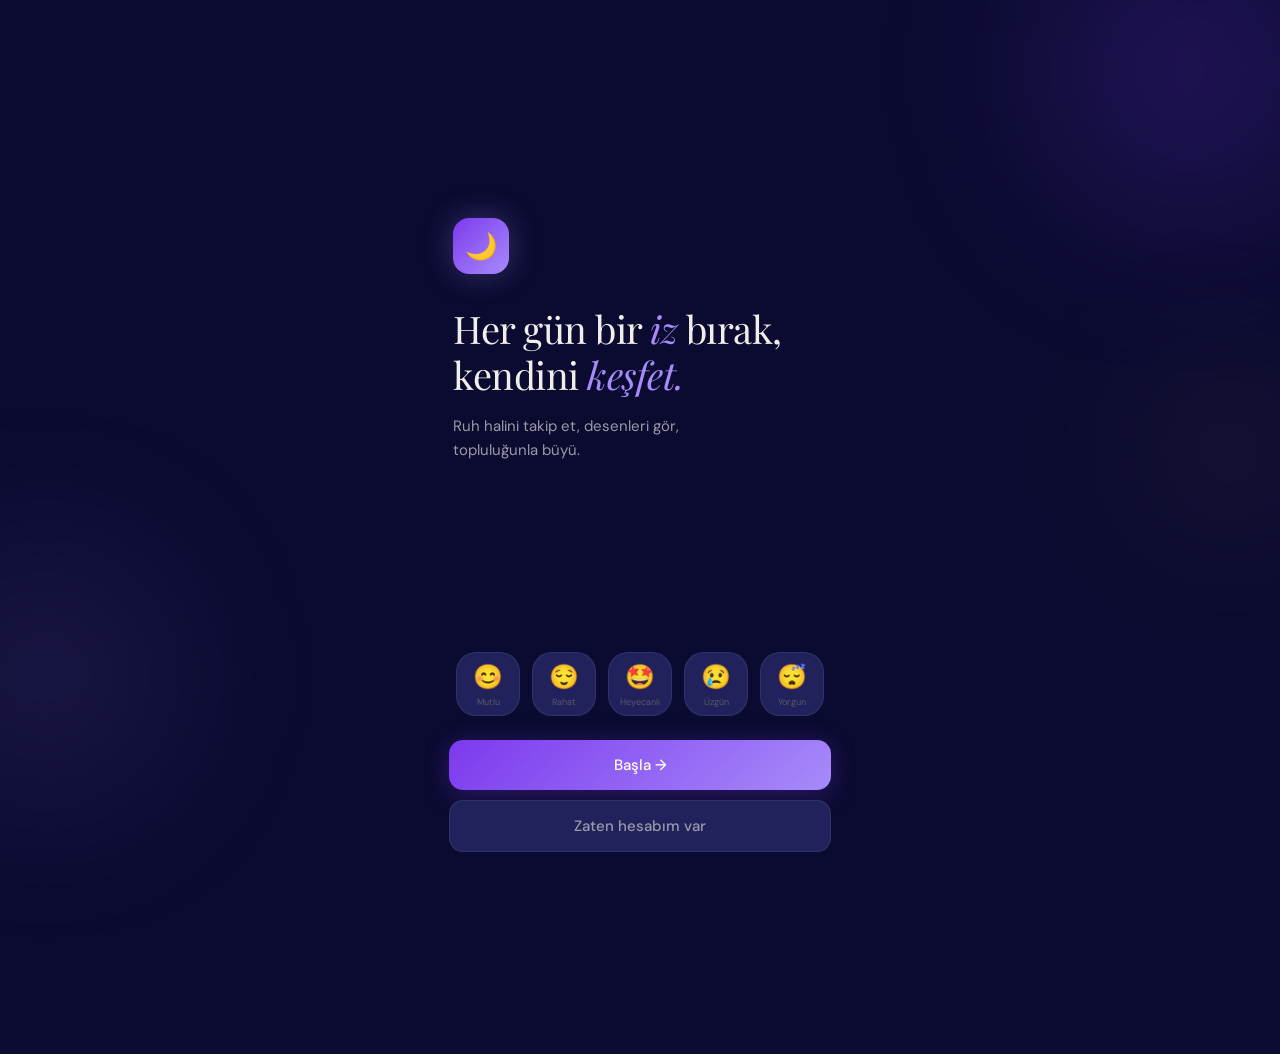
<file: index.html>
<!DOCTYPE html>
<html lang="tr">
<head>
<meta charset="utf-8">
<meta name="viewport" content="width=device-width, initial-scale=1">
<title>Ruh Hali Takibi</title>
<link href="https://fonts.googleapis.com/css2?family=DM+Serif+Display&family=DM+Sans:wght@300;400;500;600&display=swap" rel="stylesheet">
<link rel="stylesheet" href="https://cdnjs.cloudflare.com/ajax/libs/font-awesome/6.4.0/css/all.min.css">
<link rel="stylesheet" href="base.css">
<link rel="stylesheet" href="app.css">
</head>
<body>

<!-- HEADER -->
<div class="app-header" id="main-header">
  <h1 id="header-title">Ruh Hali</h1>
  <div class="streak-badge" id="streak-badge">
    <i class="fas fa-fire"></i>
    <span id="streak-count">0</span> gün
  </div>
</div>

<!-- SCREENS -->

<!-- MOOD SCREEN -->
<div id="screen-mood" class="screen active">
  <p style="font-size:14px;color:var(--text2);margin-bottom:16px">Bugün nasıl hissediyorsun?</p>

  <div id="today-banner" class="notif-bar" style="display:none">
    <i class="fas fa-check-circle"></i>
    <p>Bugünkü ruh halini zaten kaydettin! İstersen güncelle.</p>
  </div>

  <div class="mood-grid" id="mood-grid">
    <button class="mood-btn" data-mood="happy" data-color="#F59E0B" data-label="Mutlu">
      <span class="mood-emoji">😊</span><span>Mutlu</span>
    </button>
    <button class="mood-btn" data-mood="excited" data-color="#10B981" data-label="Heyecanlı">
      <span class="mood-emoji">🤩</span><span>Heyecanlı</span>
    </button>
    <button class="mood-btn" data-mood="relaxed" data-color="#3B82F6" data-label="Rahat">
      <span class="mood-emoji">😌</span><span>Rahat</span>
    </button>
    <button class="mood-btn" data-mood="neutral" data-color="#8B5CF6" data-label="Nötr">
      <span class="mood-emoji">😐</span><span>Nötr</span>
    </button>
    <button class="mood-btn" data-mood="sad" data-color="#6366F1" data-label="Üzgün">
      <span class="mood-emoji">😢</span><span>Üzgün</span>
    </button>
    <button class="mood-btn" data-mood="stressed" data-color="#EC4899" data-label="Stresli">
      <span class="mood-emoji">😰</span><span>Stresli</span>
    </button>
    <button class="mood-btn" data-mood="angry" data-color="#EF4444" data-label="Kızgın">
      <span class="mood-emoji">😠</span><span>Kızgın</span>
    </button>
    <button class="mood-btn" data-mood="tired" data-color="#9CA3AF" data-label="Yorgun">
      <span class="mood-emoji">😴</span><span>Yorgun</span>
    </button>
    <button class="mood-btn" data-mood="anxious" data-color="#F97316" data-label="Endişeli">
      <span class="mood-emoji">😟</span><span>Endişeli</span>
    </button>
  </div>

  <!-- Suggestions area (shown after saving) -->
  <div id="suggestions-area" style="display:none">
    <div style="display:flex;justify-content:space-between;align-items:center;margin-bottom:12px">
      <h2 style="font-size:18px">Senin için öneriler</h2>
      <span id="sug-mood-badge" class="badge badge-mood"></span>
    </div>
    <div id="suggestions-list"></div>
    <button class="btn btn-ghost btn-full" onclick="resetMoodScreen()" style="margin-top:8px">
      <i class="fas fa-redo"></i> Yeniden kaydet
    </button>
  </div>
</div>

<!-- HISTORY SCREEN -->
<div id="screen-history" class="screen">
  <div class="card">
    <h2 style="font-size:17px;margin-bottom:4px">Son 7 gün</h2>
    <p style="font-size:12px;color:var(--text3);margin-bottom:0">Ruh hali trendi</p>
    <div class="chart-bars" id="chart-bars"></div>
    <div style="display:flex;gap:16px;flex-wrap:wrap;margin-top:4px" id="mood-legend"></div>
  </div>

  <div class="card">
    <h2 style="font-size:17px;margin-bottom:12px">Kayıtlar</h2>
    <div id="history-list"></div>
  </div>
</div>

<!-- COMMUNITY SCREEN -->
<div id="screen-community" class="screen">
  <div style="display:flex;justify-content:space-between;align-items:center;margin-bottom:16px">
    <div>
      <h2 style="font-size:20px">Topluluk</h2>
      <p style="font-size:13px;color:var(--text3)">Anonim destek alanı</p>
    </div>
    <button class="btn btn-primary btn-sm" onclick="openNewPost()">
      <i class="fas fa-plus"></i> Paylaş
    </button>
  </div>
  <div id="community-list"></div>
</div>

<!-- PROFILE SCREEN -->
<div id="screen-profile" class="screen">
  <div class="card" style="text-align:center;padding:24px">
    <div style="width:72px;height:72px;border-radius:50%;background:#EEF2FF;border:3px solid #C7D2FE;display:flex;align-items:center;justify-content:center;font-size:28px;margin:0 auto 12px">👤</div>
    <h2 style="font-size:20px" id="profile-nick">—</h2>
  </div>

  <div class="stat-row">
    <div class="stat-box">
      <div class="stat-num" id="stat-total">0</div>
      <div class="stat-lbl">Toplam kayıt</div>
    </div>
    <div class="stat-box">
      <div class="stat-num" id="stat-streak">0</div>
      <div class="stat-lbl">Güncel seri</div>
    </div>
    <div class="stat-box">
      <div class="stat-num" id="stat-best">0</div>
      <div class="stat-lbl">En uzun seri</div>
    </div>
  </div>

  <div class="card">
    <h2 style="font-size:17px;margin-bottom:4px">En çok yaşanan ruh hali</h2>
    <p style="font-size:22px;margin-top:8px" id="stat-top-mood">—</p>
  </div>

  <div class="card">
    <h2 style="font-size:17px;margin-bottom:16px">Ayarlar</h2>

    <div class="setting-row">
      <div>
        <div class="setting-label">Bildirim saati</div>
        <div class="setting-sub">Her gün hatırlatma gönder</div>
      </div>
      <div style="display:flex;gap:8px;align-items:center">
        <input type="time" id="notif-time" style="width:110px">
        <button class="btn btn-primary btn-sm" onclick="applyNotifTime()">
          Kaydet
        </button>
      </div>
    </div>

    <div class="setting-row">
      <div>
        <div class="setting-label">Bildirimler</div>
        <div class="setting-sub">Günlük ruh hali hatırlatıcısı</div>
      </div>
      <label class="toggle">
        <input type="checkbox" id="notif-toggle" checked onchange="saveNotifPref(this.checked)">
        <span class="slider-tog"></span>
      </label>
    </div>

    <div class="setting-row">
      <div>
        <div class="setting-label">Kullanıcı Adı</div>
        <div class="setting-sub" id="nick-display">—</div>
      </div>
      <button class="btn btn-ghost btn-sm" onclick="changeNickname()">Değiştir</button>
    </div>

    <div class="setting-row" style="border-bottom:none">
      <div>
        <div class="setting-label" style="color:var(--danger)">Tüm verileri sil</div>
        <div class="setting-sub">Geri alınamaz</div>
      </div>
      <button class="btn btn-sm" style="background:#FEE2E2;color:#B91C1C;border:none" onclick="clearAllData()">Sil</button>
    </div>
    <div class="setting-row" style="border-bottom:none">
    <div>
      <div class="setting-label">Çıkış Yap</div>
      <div class="setting-sub">Hesabından güvenli çıkış yap</div>
    </div>

    <button class="btn btn-sm"
            style="background:#E0E7FF;color:#4338CA;border:none"
            onclick="logoutApp()">
      Çıkış Yap
    </button>
    </div>
  </div>
</div>

<!-- NAV -->
<nav>
  <button class="nav-btn active" data-screen="mood" onclick="switchTab(this,'screen-mood','Ruh Hali')">
    <i class="fas fa-smile-beam"></i>
    <span>Ruh Hali</span>
    <div class="dot"></div>
  </button>
  <button class="nav-btn" data-screen="history" onclick="switchTab(this,'screen-history','Geçmiş')">
    <i class="fas fa-chart-bar"></i>
    <span>Geçmiş</span>
    <div class="dot"></div>
  </button>
  <button class="nav-btn" data-screen="community" onclick="switchTab(this,'screen-community','Topluluk')">
    <i class="fas fa-users"></i>
    <span>Topluluk</span>
    <div class="dot"></div>
  </button>
  <button class="nav-btn" data-screen="profile" onclick="switchTab(this,'screen-profile','Profil')">
    <i class="fas fa-user"></i>
    <span>Profil</span>
    <div class="dot"></div>
  </button>
</nav>

<!-- TOAST -->
<div id="toast">Kaydedildi!</div>

<!-- MOOD DETAIL MODAL -->
<div class="modal-overlay" id="detail-modal">
  <div class="modal">
    <div class="modal-handle"></div>
    <h2 style="font-size:20px;margin-bottom:4px" id="detail-title">Detay Ekle</h2>
    <p style="font-size:13px;color:var(--text3);margin-bottom:16px">Neden böyle hissediyorsun?</p>

    <label>Yoğunluk</label>
    <div class="intensity-wrap">
      <input type="range" min="1" max="5" value="3" id="detail-intensity">
      <div class="intensity-labels"><span>Hafif</span><span>Orta</span><span>Çok</span></div>
    </div>

    <label style="margin-top:12px">Notun (isteğe bağlı)</label>
    <textarea id="detail-reason" rows="3" placeholder="Bugün ne oldu?"></textarea>

    <div style="display:flex;gap:8px;margin-top:16px">
      <button class="btn btn-ghost" onclick="closeDetailModal()" style="flex:1">Atla</button>
      <button class="btn btn-primary" onclick="saveMoodEntry()" style="flex:2">
        <i class="fas fa-check"></i> Kaydet
      </button>
    </div>
  </div>
</div>

<!-- NEW POST MODAL -->
<div class="modal-overlay" id="post-modal">
  <div class="modal">
    <div class="modal-handle"></div>
    <h2 style="font-size:20px;margin-bottom:4px">Anonim paylaşım</h2>
    <p style="font-size:13px;color:var(--text3);margin-bottom:16px">Kullanıcı Adın: <strong id="post-nick-label">—</strong></p>
    <textarea id="post-text" rows="4" placeholder="Düşüncelerini paylaş..."></textarea>
    <div style="display:flex;gap:8px;margin-top:16px">
      <button class="btn btn-ghost" onclick="closePostModal()" style="flex:1">İptal</button>
      <button class="btn btn-primary" onclick="submitPost()" style="flex:2">
        <i class="fas fa-paper-plane"></i> Paylaş
      </button>
    </div>
  </div>
</div>
<script>
const user = JSON.parse(localStorage.getItem('loggedUser'));
if (!user) {
  window.location.href = "login.html";
}
</script>
<script src="script.js"></script>
</body>
</html>

<div class="modal-overlay" id="nick-modal">
  <div class="modal">
    <div class="modal-handle"></div>

    <h2 style="font-size:20px;margin-bottom:4px">Kullanıcı Adı değiştir</h2>
    <p style="font-size:13px;color:var(--text3);margin-bottom:16px">
      Maksimum 5 karakter
    </p>

    <input type="text" id="nick-input" placeholder="Yeni Kullanıcı Adı" maxlength="5">

    <div style="display:flex;gap:8px;margin-top:16px">
      <button class="btn btn-ghost" onclick="closeNickModal()" style="flex:1">
        İptal
      </button>
      <button class="btn btn-primary" onclick="saveNickname()" style="flex:2">
        Kaydet
      </button>
    </div>
  </div>
</div>

<!-- DELETE CONFIRM MODAL -->
<div class="modal-overlay" id="delete-modal">
  <div class="modal">
    <div class="modal-handle"></div>

    <h2 style="font-size:20px;margin-bottom:6px;color:#EF4444">
      Verileri Sil
    </h2>

    <p style="font-size:13px;color:var(--text3);margin-bottom:16px">
      Tüm veriler kalıcı olarak silinecek. Bu işlem geri alınamaz.
    </p>

    <div style="display:flex;gap:8px">
      <button class="btn btn-ghost" onclick="closeDeleteModal()" style="flex:1">
        İptal
      </button>

      <button class="btn btn-primary" 
              style="flex:2;background:#EF4444"
              onclick="confirmDelete()">
        Evet, Sil
      </button>
    </div>
  </div>
</div>
</file>
<file: base.css>
*{box-sizing:border-box;margin:0;padding:0}

:root{
  --radius:16px;
  --accent:#A78BFA;
}

body{
  font-family:'DM Sans',sans-serif;
  min-height:100vh;
  max-width:430px;
  margin:0 auto;
  overflow-x:hidden;
  position:relative;
}

/* shared animations */
@keyframes floatBob{0%,100%{transform:translateY(0)}50%{transform:translateY(-8px)}}
@keyframes popIn{from{transform:scale(0.5);opacity:0}to{transform:scale(1);opacity:1}}
@keyframes fadeUp{from{opacity:0;transform:translateY(12px)}to{opacity:1;transform:translateY(0)}}
@keyframes spin{to{transform:rotate(360deg)}}
</file>
<file: app.css>
/* ── TOKENS ─────────────────────────── */
:root{
  --bg:rgb(11, 11, 49);
  --card:#e2d8d8;
  --card2:#21215c;
  --border:#ffffff14;
  --text:#080808;
  --text2:#9B99A8;
  --text3:#5A5869;
  --accent:#A78BFA;
  --accent2:#7C3AED;
  --success:#10B981;
  --warn:#F59E0B;
  --danger:#EF4444;
  --radius:16px;
  --shadow:0 2px 12px rgba(0,0,0,0.07);
}

body{background:var(--bg);color:var(--text)}
h1,h2,h3{font-family:'DM Serif Display',serif;font-weight:400}

/* ── LAYOUT ─────────────────────────── */
.screen{display:none;padding:20px 16px 100px;animation:fadeUp 0.35s ease}
.screen.active{display:block}

.app-header{
  position:sticky;top:0;z-index:10;
  background:var(--bg);padding:16px 16px 0;
  display:flex;align-items:center;justify-content:space-between;
}
.app-header h1{font-size:22px;color:var(--text)}

nav{
  position:fixed;bottom:0;left:50%;transform:translateX(-50%);
  width:100%;max-width:430px;
  background:var(--card);border-top:1px solid var(--border);
  display:flex;z-index:20;
}
.nav-btn{
  flex:1;display:flex;flex-direction:column;align-items:center;
  padding:10px 0 14px;gap:4px;
  font-size:11px;color:var(--text3);
  border:none;background:none;cursor:pointer;transition:color 0.2s;
}
.nav-btn i{font-size:20px}
.nav-btn.active{color:var(--accent)}
.nav-btn .dot{
  width:4px;height:4px;border-radius:50%;
  background:var(--accent);display:none;margin-top:2px;
}
.nav-btn.active .dot{display:block}

/* ── BUTTONS ────────────────────────── */
.btn{
  border:none;border-radius:10px;
  padding:12px 20px;
  font-family:'DM Sans',sans-serif;font-size:14px;font-weight:500;
  cursor:pointer;transition:all 0.2s;
  display:inline-flex;align-items:center;gap:6px;
}
.btn-primary{background:var(--accent);color:#fff}
.btn-primary:hover{background:#4338CA}
.btn-ghost{background:transparent;color:var(--text2);border:1px solid var(--border)}
.btn-ghost:hover{background:var(--border)}
.btn-full{width:100%;justify-content:center}
.btn-sm{padding:7px 14px;font-size:13px}

/* ── CARDS ──────────────────────────── */
.card,.sug-card,.post-card{
  background:var(--card);border:1px solid var(--border);
  border-radius:var(--radius);
  padding:14px 16px;margin-bottom:10px;
  box-shadow:var(--shadow);
}
.card{padding:16px;margin-bottom:12px}

.sug-card{display:flex;align-items:center;gap:14px;transition:transform 0.2s}
.sug-card:hover{transform:translateX(4px)}
.sug-icon{width:44px;height:44px;border-radius:12px;display:flex;align-items:center;justify-content:center;font-size:20px;flex-shrink:0}
.sug-card h3{font-size:14px;font-weight:500;margin-bottom:2px}
.sug-card p{font-size:12px;color:var(--text2)}

/* ── FORM ───────────────────────────── */
textarea,input[type=text],input[type=time],select{
  width:100%;padding:10px 14px;
  border:1px solid var(--border);border-radius:10px;
  font-family:'DM Sans',sans-serif;font-size:14px;
  background:var(--card2);color:var(--text);
  outline:none;resize:none;transition:border-color 0.2s;
}
textarea:focus,input:focus,select:focus{border-color:var(--accent)}
label{font-size:13px;color:var(--text2);display:block;margin-bottom:6px}

/* ── MODAL ──────────────────────────── */
.modal-overlay{
  position:fixed;inset:0;background:rgba(0,0,0,0.45);
  z-index:50;display:none;align-items:flex-end;justify-content:center;
}
.modal-overlay.open{display:flex;animation:fadeUp 0.3s ease}
.modal{
  background:var(--card);border-radius:20px 20px 0 0;
  padding:20px 16px 32px;width:100%;max-width:430px;
}
.modal-handle{width:40px;height:4px;border-radius:2px;background:var(--border);margin:0 auto 16px}

/* ── TOAST ──────────────────────────── */
#toast{
  position:fixed;bottom:80px;left:50%;
  transform:translateX(-50%) translateY(20px);
  background:#1A1A1A;color:#fff;
  padding:10px 20px;border-radius:20px;
  font-size:13px;white-space:nowrap;
  opacity:0;transition:all 0.3s;pointer-events:none;z-index:100;
}
#toast.show{opacity:1;transform:translateX(-50%) translateY(0)}

/* ── TOGGLE ─────────────────────────── */
.toggle{position:relative;width:44px;height:24px;flex-shrink:0}
.toggle input{opacity:0;width:0;height:0}
.slider-tog{position:absolute;inset:0;border-radius:12px;background:var(--border);cursor:pointer;transition:0.3s}
.slider-tog::before{
  content:'';position:absolute;width:18px;height:18px;border-radius:50%;
  background:#fff;top:3px;left:3px;transition:0.3s;
}
.toggle input:checked+.slider-tog{background:var(--accent)}
.toggle input:checked+.slider-tog::before{transform:translateX(20px)}

/* ── SPINNER ────────────────────────── */
.spinner{
  width:18px;height:18px;border-radius:50%;
  border:2px solid rgba(255,255,255,0.3);border-top-color:#fff;
  animation:spin 0.7s linear infinite;display:none;
}
.loading .spinner{display:inline-block}
.loading .btn-text-label{display:none}

/* ── BADGE ──────────────────────────── */
.badge{display:inline-block;padding:2px 8px;border-radius:20px;font-size:11px;font-weight:500}
.badge-mood{background:#EEF2FF;color:#4338CA}

/* ── EMPTY STATE ────────────────────── */
.empty{text-align:center;padding:40px 20px;color:var(--text3)}
.empty i{font-size:40px;margin-bottom:12px;display:block}
.empty p{font-size:14px}

/* ── HEADER STREAK ──────────────────── */
.streak-badge{
  display:flex;align-items:center;gap:6px;
  background:#FFF7ED;border:1px solid #FED7AA;
  border-radius:20px;padding:4px 10px;
  font-size:13px;font-weight:500;color:#C2410C;
}

/* ── MOOD ───────────────────────────── */
.mood-grid{display:grid;grid-template-columns:repeat(3,1fr);gap:10px;margin-bottom:16px}
.mood-btn{
  border:2px solid var(--border);border-radius:var(--radius);
  background:var(--card);padding:18px 8px;
  display:flex;flex-direction:column;align-items:center;gap:8px;
  font-size:13px;font-weight:500;color:var(--text);
  cursor:pointer;transition:all 0.2s;
}
.mood-btn:hover{transform:translateY(-3px);box-shadow:var(--shadow)}
.mood-btn.selected{border-color:currentColor}
.mood-btn .mood-emoji{font-size:32px}

/* ── CHART ──────────────────────────── */
.chart-bars{display:flex;align-items:flex-end;gap:6px;height:80px;margin:12px 0 6px}
.bar-wrap{flex:1;display:flex;flex-direction:column;align-items:center;gap:4px}
.bar{width:100%;border-radius:6px 6px 0 0;min-height:4px;transition:height 0.4s ease}
.bar-label,.bar-day{font-size:10px;color:var(--text3)}
.bar-day{margin-top:2px}

/* ── COMMUNITY ──────────────────────── */
.post-header{display:flex;justify-content:space-between;margin-bottom:8px}
.post-nick{font-size:13px;font-weight:600;color:var(--accent)}
.post-time{font-size:11px;color:var(--text3)}
.post-text{font-size:14px;line-height:1.55;margin-bottom:10px}
.post-actions{display:flex;gap:12px}
.react-btn{
  border:none;background:none;font-size:13px;color:var(--text3);
  cursor:pointer;display:flex;align-items:center;gap:4px;
  transition:color 0.2s;padding:0;
}
.react-btn.liked{color:#E11D48}
.react-btn.thumbed{color:#F59E0B}
.react-btn:hover{color:var(--text)}

/* ── PROFILE ────────────────────────── */
.stat-box{background:var(--bg);border:1px solid var(--border);border-radius:12px;padding:12px;text-align:center}
.stat-num{font-size:22px;font-weight:600;color:var(--accent)}
.stat-lbl{font-size:11px;color:var(--text3);margin-top:2px}

.setting-row{
  display:flex;justify-content:space-between;align-items:center;
  padding:14px 0;border-bottom:1px solid var(--border);
}
.setting-row:last-child{border-bottom:none}
.setting-label{font-size:14px;font-weight:500}
.setting-sub{font-size:12px;color:var(--text3);margin-top:2px}

/* ── HISTORY ────────────────────────── */
.history-item{display:flex;align-items:center;gap:12px;padding:12px 0;border-bottom:1px solid var(--border)}
.history-item:last-child{border-bottom:none}
.history-emoji{font-size:24px}
.history-info{flex:1}
.history-date{font-size:12px;color:var(--text3)}
.history-mood{font-size:14px;font-weight:500}
.history-note{font-size:12px;color:var(--text2);margin-top:2px}

/* ── NOTIFICATION BAR ───────────────── */
.notif-bar{
  background:#EEF2FF;border:1px solid #C7D2FE;
  border-radius:12px;padding:12px 14px;
  display:flex;align-items:flex-start;gap:10px;margin-bottom:16px;
}
.notif-bar i{color:var(--accent);font-size:16px;margin-top:2px;flex-shrink:0}
.notif-bar p{font-size:13px;color:#3730A3;line-height:1.4}

/* ── INTENSITY SLIDER ───────────────── */
.intensity-wrap{margin:12px 0}
.intensity-wrap input[type=range]{width:100%;accent-color:var(--accent)}
.intensity-labels{display:flex;justify-content:space-between;font-size:11px;color:var(--text3)}

#detail-reason{min-height:80px}
</file>
<file: login.css>
/* ── TOKENS ─────────────────────────── */
:root{
  --bg:rgb(11, 11, 49);
  --card:#16161F;
  --card2:#21215c;
  --border:#ffffff14;
  --text:#f0eee8;
  --text2:#9B99A8;
  --text3:#5A5869;
  --accent:#A78BFA;
  --accent2:#7C3AED;
  --glow:rgba(167,139,250,0.15);
  --gold:#F5C842;
  --radius:20px;
}

body{
  background:var(--bg);
  color:var(--text);
}

/* ── BG ORBS ────────────────────────── */
.orb{position:fixed;border-radius:50%;filter:blur(80px);pointer-events:none;z-index:0}
.orb1{width:300px;height:300px;background:rgba(124,58,237,0.18);top:-80px;right:-60px}
.orb2{width:250px;height:250px;background:rgba(167,139,250,0.1);bottom:100px;left:-80px}
.orb3{width:180px;height:180px;background:rgba(245,200,66,0.06);top:40%;right:-40px}

/* ── PAGE TRANSITIONS ───────────────── */
.page{
  position:absolute;inset:0;
  display:flex;flex-direction:column;
  min-height:100vh;
  opacity:0;pointer-events:none;
  transition:opacity 0.4s ease,transform 0.4s ease;
  transform:translateX(30px);
  z-index:1;
}
.page.active{opacity:1;pointer-events:all;transform:translateX(0)}
.page.out{opacity:0;transform:translateX(-30px)}

/* ── BUTTONS ────────────────────────── */
.btn{
  border:none;border-radius:14px;
  padding:15px 24px;
  font-family:'DM Sans',sans-serif;font-size:15px;font-weight:500;
  cursor:pointer;transition:all 0.2s;
  display:flex;align-items:center;justify-content:center;gap:8px;
  width:100%;
}
.btn-primary{
  background:linear-gradient(135deg,#7C3AED,#A78BFA);
  color:#fff;
  box-shadow:0 4px 24px rgba(124,58,237,0.3);
}
.btn-primary:hover{box-shadow:0 4px 32px rgba(124,58,237,0.45);transform:translateY(-1px)}
.btn-primary:active{transform:translateY(0)}
.btn-ghost{background:var(--card2);border:1px solid var(--border);color:var(--text2)}
.btn-ghost:hover{border-color:var(--accent);color:var(--text)}
.btn-text{background:none;color:var(--text3);font-size:13px;padding:10px}

/* ── FORM ───────────────────────────── */
.field{margin-bottom:16px}
.field label{
  display:block;font-size:12px;color:var(--text3);
  margin-bottom:6px;letter-spacing:0.5px;text-transform:uppercase;
}
.field input{
  width:100%;padding:13px 16px;
  background:var(--card2);border:1px solid var(--border);border-radius:12px;
  font-family:'DM Sans',sans-serif;font-size:14px;color:var(--text);
  outline:none;transition:border-color 0.2s,box-shadow 0.2s;
}
.field input:focus{border-color:var(--accent);box-shadow:0 0 0 3px rgba(167,139,250,0.12)}
.field input::placeholder{color:var(--text3)}

.field-err{font-size:11px;color:#F87171;margin-top:4px;display:none}
.field.error input{border-color:#F87171}
.field.error .field-err{display:block}

.strength-bar{height:3px;border-radius:2px;background:var(--border);margin-top:6px;overflow:hidden}
.strength-fill{height:100%;width:0;border-radius:2px;transition:width 0.3s,background 0.3s}

/* ── SPINNER ────────────────────────── */
.spinner{
  width:18px;height:18px;border-radius:50%;
  border:2px solid rgba(255,255,255,0.3);border-top-color:#fff;
  animation:spin 0.7s linear infinite;display:none;
}
.loading .spinner{display:inline-block}
.loading .btn-text-label{display:none}

/* ── TOAST ──────────────────────────── */
#toast{
  position:fixed;bottom:40px;left:50%;
  transform:translateX(-50%) translateY(20px);
  background:var(--card);border:1px solid var(--border);
  color:var(--text);padding:10px 20px;border-radius:20px;
  font-size:13px;white-space:nowrap;
  opacity:0;transition:all 0.3s;pointer-events:none;z-index:100;
}
#toast.show{opacity:1;transform:translateX(-50%) translateY(0)}

/* ── LANDING ────────────────────────── */
#page-landing{justify-content:space-between;padding:60px 0 0}
.landing-top{padding:0 28px;flex:1;display:flex;flex-direction:column;justify-content:center}
.landing-actions{padding:0 24px 48px;display:flex;flex-direction:column;gap:10px}

.logo-mark{
  width:56px;height:56px;border-radius:16px;
  background:linear-gradient(135deg,#7C3AED,#A78BFA);
  display:flex;align-items:center;justify-content:center;
  font-size:26px;margin-bottom:32px;
  box-shadow:0 0 30px rgba(167,139,250,0.3);
}
.landing-headline{
  font-family:'Playfair Display',serif;
  font-size:38px;line-height:1.2;letter-spacing:-0.5px;margin-bottom:16px;
}
.landing-headline em{font-style:italic;color:var(--accent)}
.landing-sub{font-size:15px;color:var(--text2);line-height:1.6;max-width:300px}

/* mood float */
.mood-float{display:flex;gap:12px;justify-content:center;padding:32px 0 24px;overflow:hidden}
.mf{
  width:64px;height:64px;border-radius:20px;
  background:var(--card2);border:1px solid var(--border);
  display:flex;flex-direction:column;align-items:center;justify-content:center;
  gap:4px;font-size:24px;
  animation:floatBob var(--dur,3s) ease-in-out infinite;
  animation-delay:var(--dl,0s);
}
.mf span{font-size:9px;color:var(--text3)}

/* stat pills */
.stat-row{display:flex;gap:8px;padding:0 28px;margin-bottom:32px;flex-wrap:wrap}
.stat-pill{
  background:var(--card2);border:1px solid var(--border);
  border-radius:24px;padding:8px 14px;
  display:flex;align-items:center;gap:6px;
  font-size:12px;color:var(--text2);
}
.stat-pill strong{color:var(--text);font-size:13px}
.stat-pill .dot{width:6px;height:6px;border-radius:50%;background:var(--accent)}

/* ── ONBOARDING ─────────────────────── */
#page-onboard{padding:0}
.onboard-slides{display:flex;width:300%;transition:transform 0.45s cubic-bezier(0.4,0,0.2,1)}
.onboard-slide{
  width:33.333%;flex-shrink:0;
  min-height:100vh;display:flex;flex-direction:column;
  padding:80px 28px 40px;
}
.slide-visual{flex:1;display:flex;align-items:center;justify-content:center;margin-bottom:32px}
.slide-icon-big{font-size:80px;animation:floatBob 3s ease-in-out infinite}
.slide-title{font-family:'Playfair Display',serif;font-size:28px;line-height:1.25;margin-bottom:12px}
.slide-desc{font-size:15px;color:var(--text2);line-height:1.65}
.slide-dots{display:flex;gap:6px;justify-content:center;margin:24px 0}
.dot-ind{width:6px;height:6px;border-radius:3px;background:var(--text3);transition:all 0.3s}
.dot-ind.active{width:20px;background:var(--accent)}
.onboard-footer{padding:0 24px 48px;display:flex;gap:10px}

/* ── AUTH ───────────────────────────── */
#page-auth{padding:0}
.auth-header{padding:60px 28px 32px;border-bottom:1px solid var(--border)}
.auth-tabs{
  display:flex;background:var(--card2);border-radius:12px;
  padding:4px;margin-top:24px;
}
.auth-tab{
  flex:1;padding:8px;border-radius:8px;
  border:none;background:none;
  font-family:'DM Sans',sans-serif;font-size:14px;
  color:var(--text2);cursor:pointer;transition:all 0.2s;
}
.auth-tab.active{background:var(--card);color:var(--text);font-weight:500}
.auth-body{padding:28px}

.divider{display:flex;align-items:center;gap:12px;margin:20px 0;color:var(--text3);font-size:12px}
.divider::before,.divider::after{content:'';flex:1;height:1px;background:var(--border)}

.social-row{display:flex;gap:10px}
.social-btn{
  flex:1;padding:12px;border-radius:12px;
  border:1px solid var(--border);background:var(--card2);
  color:var(--text2);font-size:13px;cursor:pointer;
  display:flex;align-items:center;justify-content:center;gap:8px;
  transition:all 0.2s;font-family:'DM Sans',sans-serif;
}
.social-btn:hover{border-color:var(--accent);color:var(--text)}
.social-btn .ico{font-size:16px}

.forgot{text-align:right;font-size:12px;color:var(--accent);margin-top:-8px;margin-bottom:16px;cursor:pointer}
.terms{font-size:11px;color:var(--text3);text-align:center;margin-top:16px;line-height:1.6}
.terms a{color:var(--accent)}

/* ── WELCOME BACK ───────────────────── */
#page-welcome{
  padding:48px 28px;
  display:flex;flex-direction:column;align-items:center;justify-content:center;text-align:center;
}
.welcome-avatar{
  width:88px;height:88px;border-radius:28px;
  background:linear-gradient(135deg,#7C3AED,#A78BFA);
  display:flex;align-items:center;justify-content:center;
  font-size:40px;margin-bottom:20px;
  box-shadow:0 0 40px rgba(167,139,250,0.25);
  animation:popIn 0.5s cubic-bezier(0.34,1.56,0.64,1) both;
}
.welcome-name{font-family:'Playfair Display',serif;font-size:28px;margin-bottom:8px}
.welcome-sub{font-size:14px;color:var(--text2);margin-bottom:32px;line-height:1.55}
.welcome-streak{
  background:var(--card2);border:1px solid var(--border);
  border-radius:16px;padding:16px 24px;
  display:flex;align-items:center;gap:12px;
  margin-bottom:32px;width:100%;
}
.streak-fire{font-size:28px}
.streak-info strong{font-size:18px;display:block}
.streak-info span{font-size:12px;color:var(--text3)}
</file>
